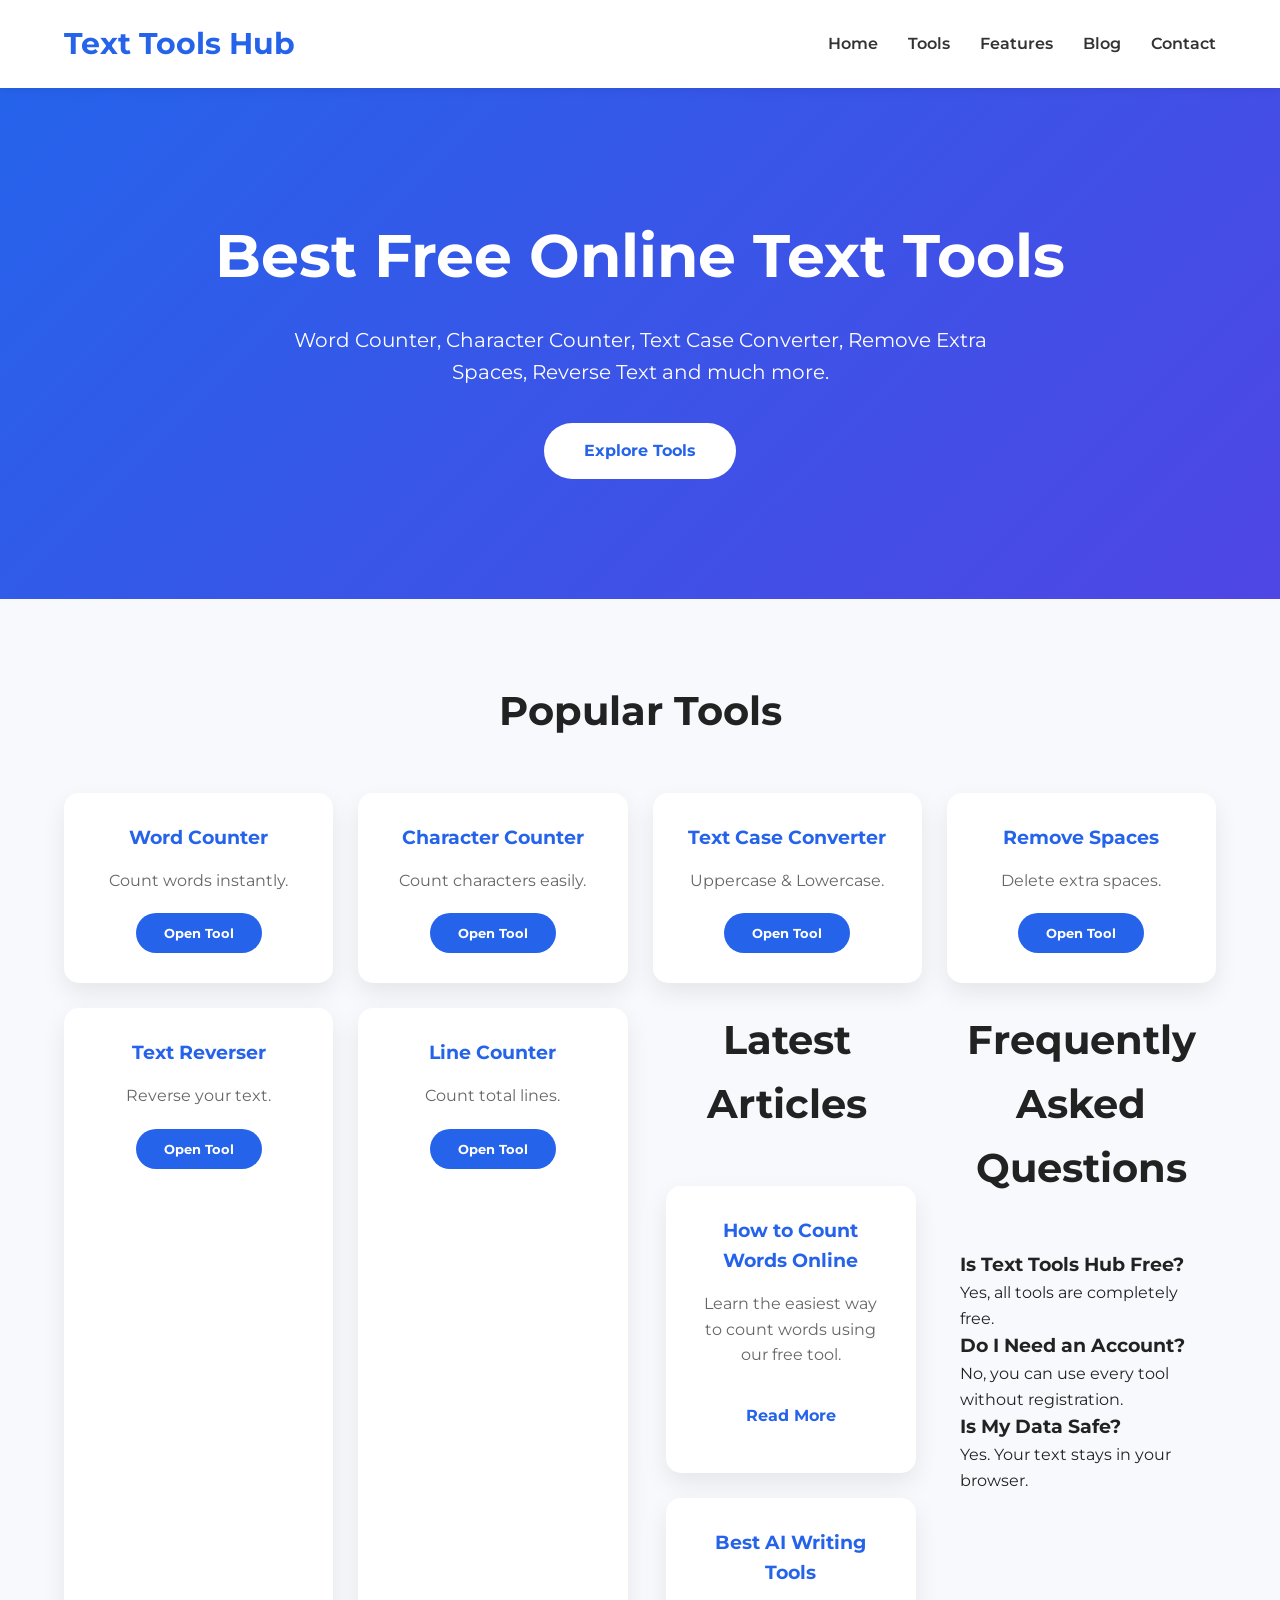
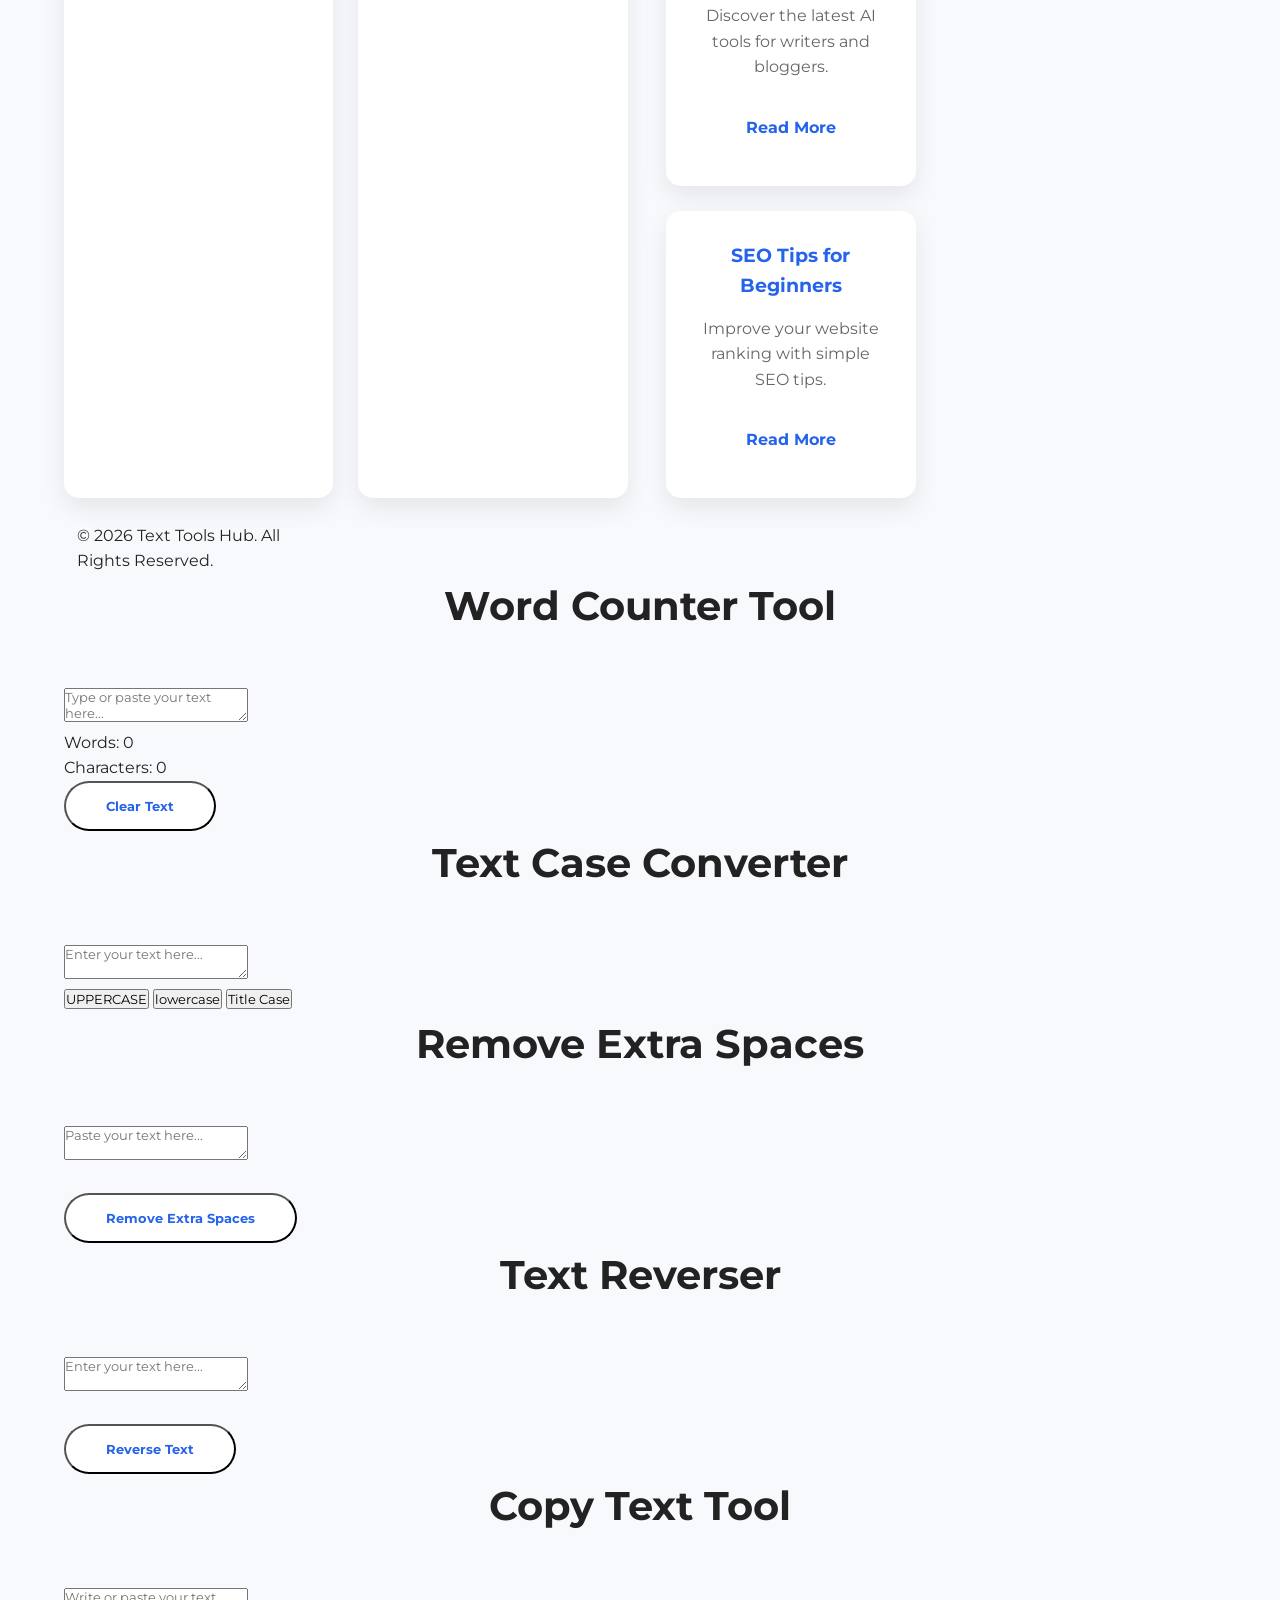
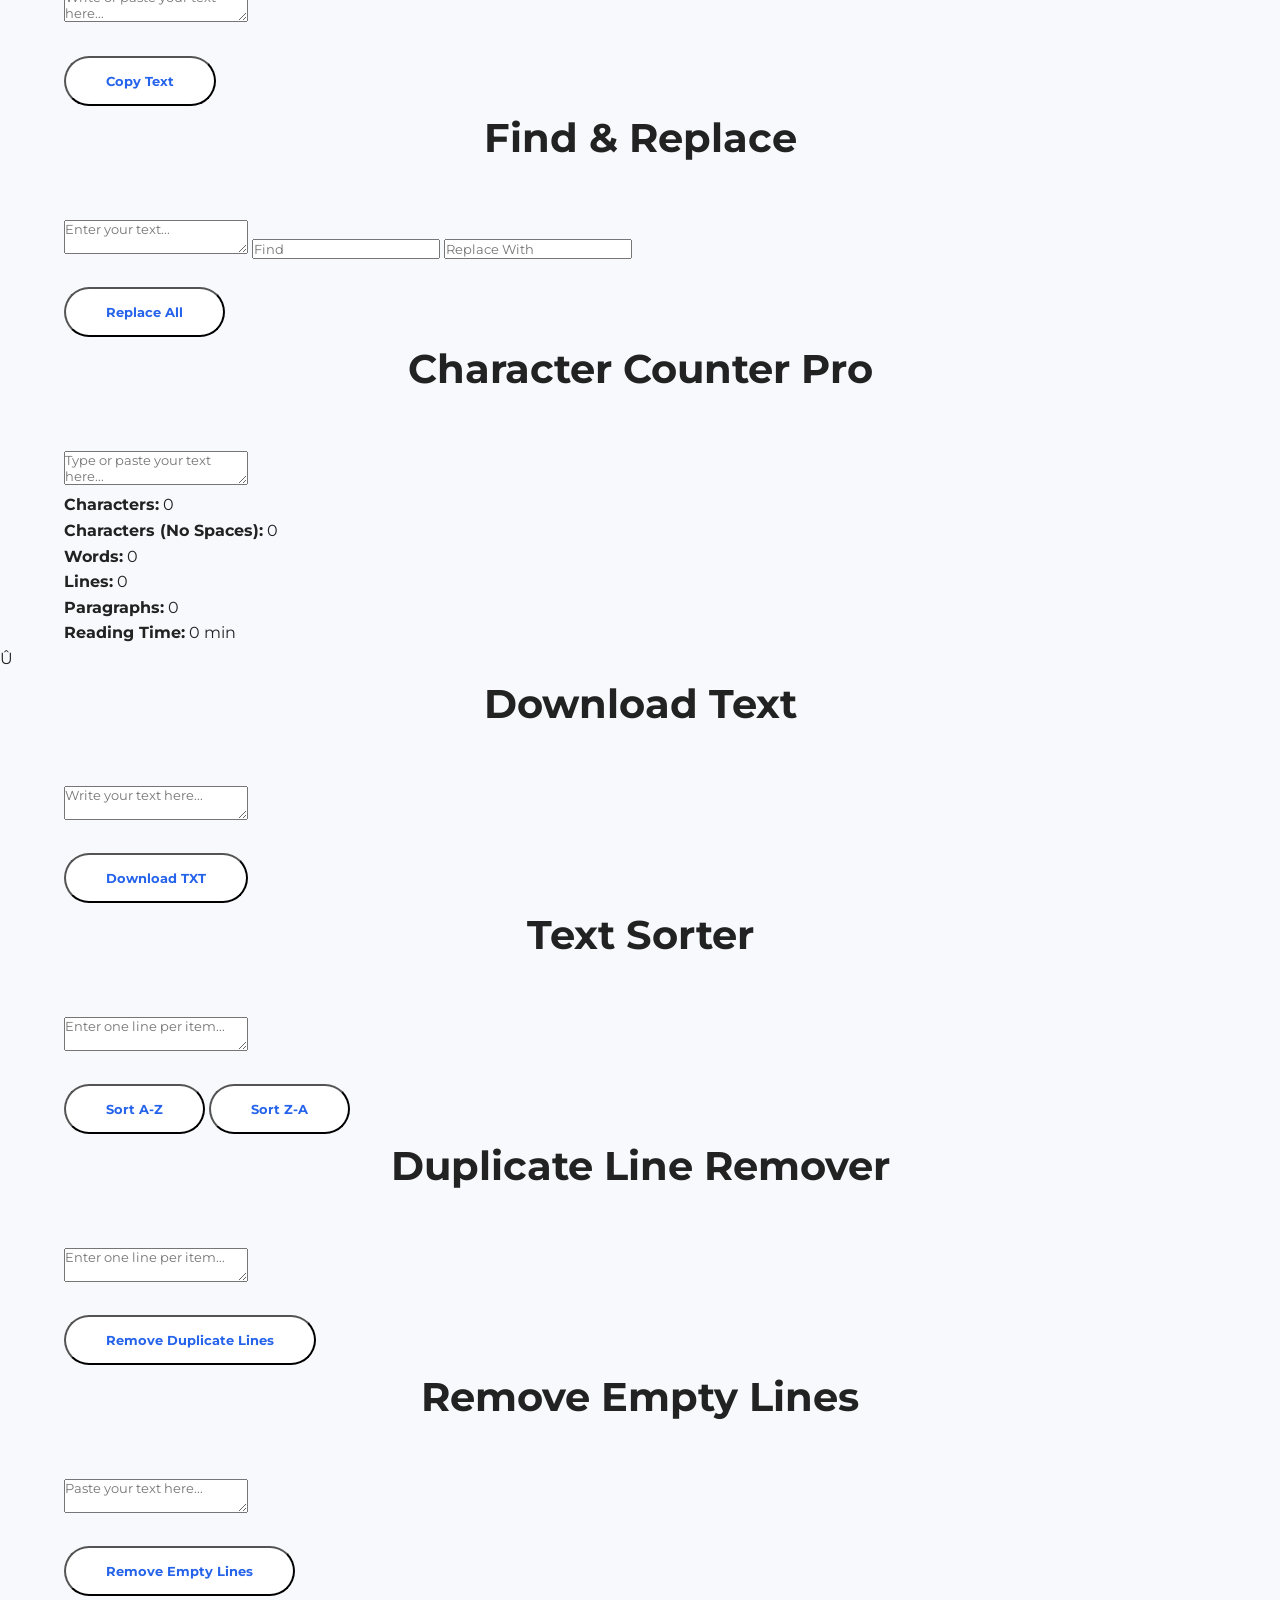
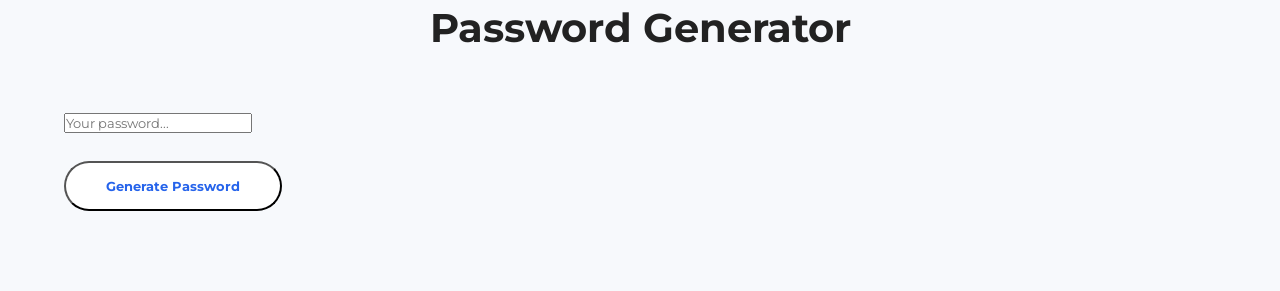
<file: index.html>
<!DOCTYPE html>
<html lang="en">

<head>
<meta charset="UTF-8">
<meta name="viewport" content="width=device-width, initial-scale=1.0">

<title>Text Tools Hub</title>

<link rel="stylesheet" href="style.css">
</head>

<body>

<!-- Header -->

<header>

<div class="container">

<div class="logo">
<h2>Text Tools Hub</h2>
</div>

<nav>

<ul>

<li><a href="#">Home</a></li>
<li><a href="#">Tools</a></li>
<li><a href="#">Features</a></li>
<li><a href="#">Blog</a></li>
<li><a href="#">Contact</a></li>

</ul>

</nav>

</div>

</header>

<!-- Hero -->

<section class="hero">

<div class="hero-content">

<h1>Best Free Online Text Tools</h1>

<p>

Word Counter, Character Counter, Text Case Converter,
Remove Extra Spaces, Reverse Text and much more.

</p>

<a href="#" class="btn">Explore Tools</a>

</div>

</section>

<!-- Tools -->

<section class="tools">

<div class="container">

<h2 class="section-title">
Popular Tools
</h2>

<div class="tools-grid">

<div class="tool-card">
<h3>Word Counter</h3>
<p>Count words instantly.</p>
<button>Open Tool</button>
</div>

<div class="tool-card">
<h3>Character Counter</h3>
<p>Count characters easily.</p>
<button>Open Tool</button>
</div>

<div class="tool-card">
<h3>Text Case Converter</h3>
<p>Uppercase & Lowercase.</p>
<button>Open Tool</button>
</div>

<div class="tool-card">
<h3>Remove Spaces</h3>
<p>Delete extra spaces.</p>
<button>Open Tool</button>
</div>

<div class="tool-card">
<h3>Text Reverser</h3>
<p>Reverse your text.</p>
<button>Open Tool</button>
</div>

<div class="tool-card">
<h3>Line Counter</h3>
<p>Count total lines.</p>
<button>Open Tool</button>
</div>
<!-- Blog Section -->

<section class="blog">

<div class="container">

<h2 class="section-title">Latest Articles</h2>

<div class="tools-grid">

<div class="tool-card">
<h3>How to Count Words Online</h3>
<p>Learn the easiest way to count words using our free tool.</p>
<a href="#" class="btn">Read More</a>
</div>

<div class="tool-card">
<h3>Best AI Writing Tools</h3>
<p>Discover the latest AI tools for writers and bloggers.</p>
<a href="#" class="btn">Read More</a>
</div>

<div class="tool-card">
<h3>SEO Tips for Beginners</h3>
<p>Improve your website ranking with simple SEO tips.</p>
<a href="#" class="btn">Read More</a>
</div>

</div>

</div>

</section>

<!-- FAQ -->

<section class="faq">

<div class="container">

<h2 class="section-title">Frequently Asked Questions</h2>

<div class="feature-box">
<h3>Is Text Tools Hub Free?</h3>
<p>Yes, all tools are completely free.</p>
</div>

<div class="feature-box">
<h3>Do I Need an Account?</h3>
<p>No, you can use every tool without registration.</p>
</div>

<div class="feature-box">
<h3>Is My Data Safe?</h3>
<p>Yes. Your text stays in your browser.</p>
</div>

</div>

</section>

<!-- Footer -->

<footer>

<div class="container">

<p>© 2026 Text Tools Hub. All Rights Reserved.</p>

</div>

</footer>
</div>

</div>
<section class="word-counter">

<div class="container">

<h2 class="section-title">Word Counter Tool</h2>

<textarea id="textInput" placeholder="Type or paste your text here..."></textarea>

<div class="result-box">

<p>Words: <span id="wordCount">0</span></p>

<p>Characters: <span id="charCount">0</span></p>

</div>

<button id="clearBtn" class="btn">Clear Text</button>

</div>

</section>
<section class="case-converter">

<div class="container">

<h2 class="section-title">Text Case Converter</h2>

<textarea id="caseInput" placeholder="Enter your text here..."></textarea>

<div class="case-buttons">

<button id="upperBtn">UPPERCASE</button>

<button id="lowerBtn">lowercase</button>

<button id="titleBtn">Title Case</button>

</div>

</div>

</section>
<section class="space-remover">

<div class="container">

<h2 class="section-title">Remove Extra Spaces</h2>

<textarea id="spaceInput" placeholder="Paste your text here..."></textarea>

<br><br>

<button id="spaceBtn" class="btn">Remove Extra Spaces</button>

</div>

</section>
<section class="text-reverser">

<div class="container">

<h2 class="section-title">Text Reverser</h2>

<textarea id="reverseInput" placeholder="Enter your text here..."></textarea>

<br><br>

<button id="reverseBtn" class="btn">Reverse Text</button>

</div>

</section>
<section class="copy-tool">

<div class="container">

<h2 class="section-title">Copy Text Tool</h2>

<textarea id="copyInput" placeholder="Write or paste your text here..."></textarea>

<br><br>

<button id="copyBtn" class="btn">Copy Text</button>

<p id="copyMessage"></p>

</div>

</section>
<section class="find-replace">

<div class="container">

<h2 class="section-title">Find & Replace</h2>

<textarea id="findText" placeholder="Enter your text..."></textarea>

<input type="text" id="findWord" placeholder="Find">

<input type="text" id="replaceWord" placeholder="Replace With">

<br><br>

<button id="replaceBtn" class="btn">Replace All</button>

</div>

</section>
<section class="character-counter">

<div class="container">

<h2 class="section-title">Character Counter Pro</h2>

<textarea id="characterInput" placeholder="Type or paste your text here..."></textarea>

<div class="counter-box">

<p><strong>Characters:</strong> <span id="totalCharacters">0</span></p>

<p><strong>Characters (No Spaces):</strong> <span id="charactersNoSpace">0</span></p>

<p><strong>Words:</strong> <span id="totalWords">0</span></p>

<p><strong>Lines:</strong> <span id="totalLines">0</span></p>

<p><strong>Paragraphs:</strong> <span id="totalParagraphs">0</span></p>

<p><strong>Reading Time:</strong> <span id="readingTime">0 min</span></p>

</div>

</div>

</section>
Û<section class="download-tool">

<div class="container">

<h2 class="section-title">Download Text</h2>

<textarea id="downloadText" placeholder="Write your text here..."></textarea>

<br><br>

<button id="downloadBtn" class="btn">
Download TXT
</button>

</div>

</section>
<section class="text-sorter">

<div class="container">

<h2 class="section-title">Text Sorter</h2>

<textarea id="sortInput" placeholder="Enter one line per item..."></textarea>

<br><br>

<button id="sortAZ" class="btn">Sort A-Z</button>

<button id="sortZA" class="btn">Sort Z-A</button>

</div>

</section>
<section class="duplicate-remover">

<div class="container">

<h2 class="section-title">Duplicate Line Remover</h2>

<textarea id="duplicateInput" placeholder="Enter one line per item..."></textarea>

<br><br>

<button id="duplicateBtn" class="btn">
Remove Duplicate Lines
</button>

</div>

</section>
<section class="empty-line-remover">

<div class="container">

<h2 class="section-title">Remove Empty Lines</h2>

<textarea id="emptyInput" placeholder="Paste your text here..."></textarea>

<br><br>

<button id="emptyBtn" class="btn">
Remove Empty Lines
</button>

</div>

</section>
<section class="password-generator">

<div class="container">

<h2 class="section-title">Password Generator</h2>

<input type="text" id="passwordOutput" placeholder="Your password..." readonly>

<br><br>

<button id="generatePassword" class="btn">
Generate Password
</button>

</div>

</section>
</section>

<script src="script.js"></script>

</body>

</html>
</file>
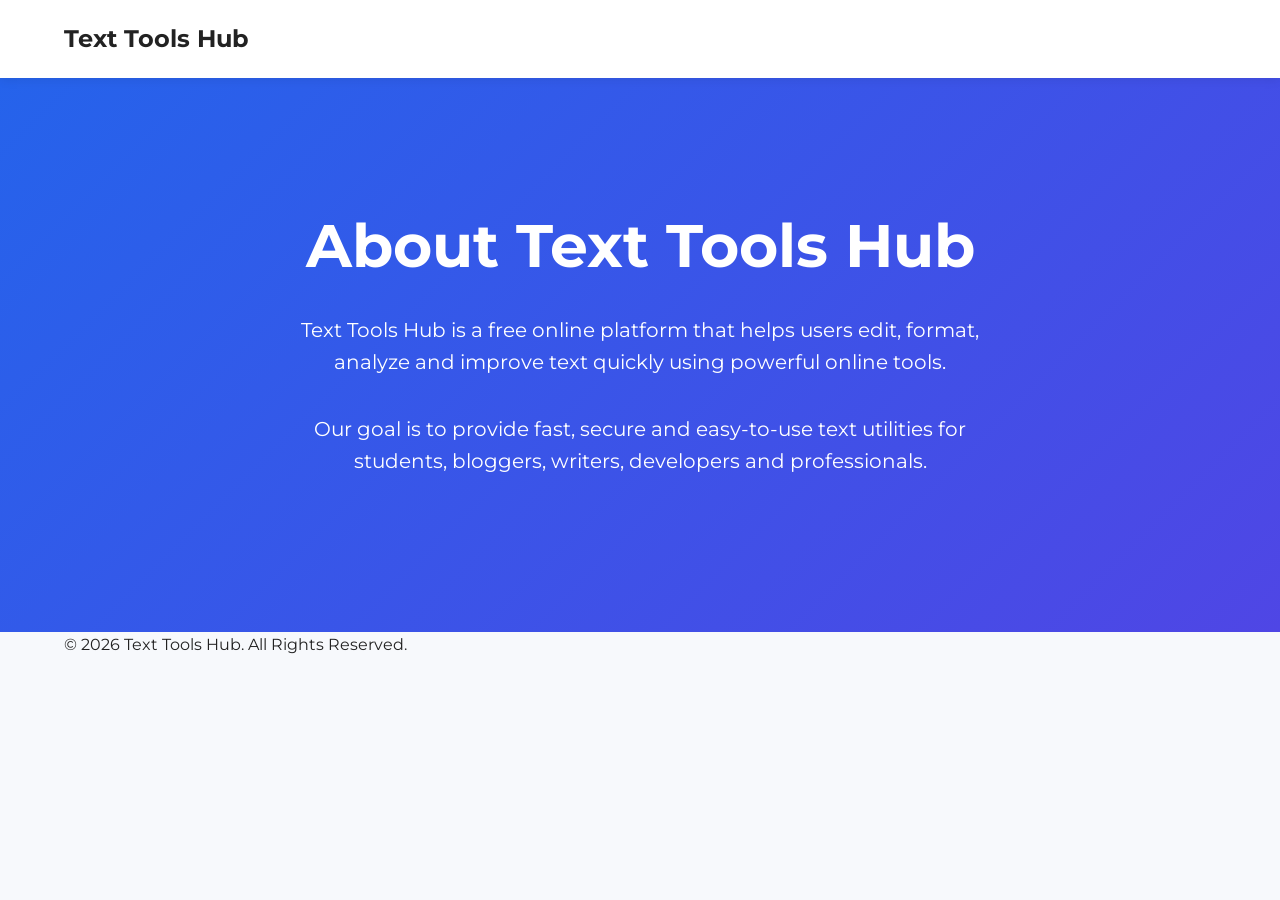
<file: about.html>
<!DOCTYPE html>
<html lang="en">
<head>
<meta charset="UTF-8">
<meta name="viewport" content="width=device-width, initial-scale=1.0">
<title>About Us | Text Tools Hub</title>
<link rel="stylesheet" href="style.css">
</head>

<body>

<header>
<div class="container">
<h2>Text Tools Hub</h2>
</div>
</header>

<section class="hero">

<div class="hero-content">

<h1>About Text Tools Hub</h1>

<p>

Text Tools Hub is a free online platform that helps users edit, format, analyze and improve text quickly using powerful online tools.

</p>

<p>

Our goal is to provide fast, secure and easy-to-use text utilities for students, bloggers, writers, developers and professionals.

</p>

</div>

</section>

<footer>

<div class="container">

<p>© 2026 Text Tools Hub. All Rights Reserved.</p>

</div>

</footer>

</body>

</html>
</file>
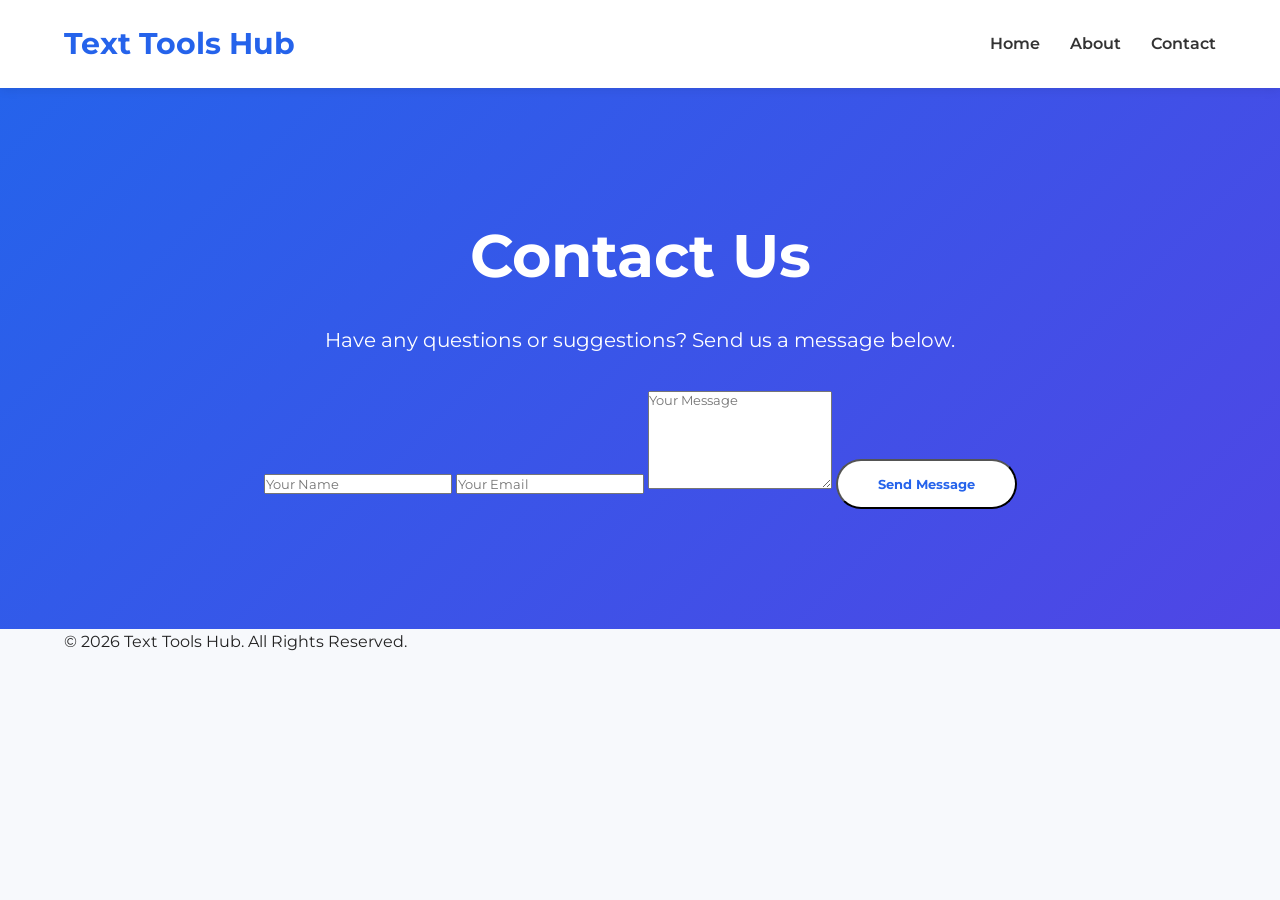
<file: contact.html>
<!DOCTYPE html>
<html lang="en">
<head>
<meta charset="UTF-8">
<meta name="viewport" content="width=device-width, initial-scale=1.0">
<title>Contact - Text Tools Hub</title>
<link rel="stylesheet" href="style.css">
</head>

<body>

<header>
<div class="container">

<div class="logo">
<h2>Text Tools Hub</h2>
</div>

<nav>
<ul>
<li><a href="index.html">Home</a></li>
<li><a href="about.html">About</a></li>
<li><a href="contact.html">Contact</a></li>
</ul>
</nav>

</div>
</header>

<section class="hero">
<div class="hero-content">

<h1>Contact Us</h1>

<p>Have any questions or suggestions? Send us a message below.</p>

<form class="contact-form">

<input type="text" placeholder="Your Name" required>

<input type="email" placeholder="Your Email" required>

<textarea rows="6" placeholder="Your Message"></textarea>

<button class="btn">Send Message</button>

</form>

</div>
</section>

<footer>
<div class="container">
<p>© 2026 Text Tools Hub. All Rights Reserved.</p>
</div>
</footer>

</body>
</html>
</file>
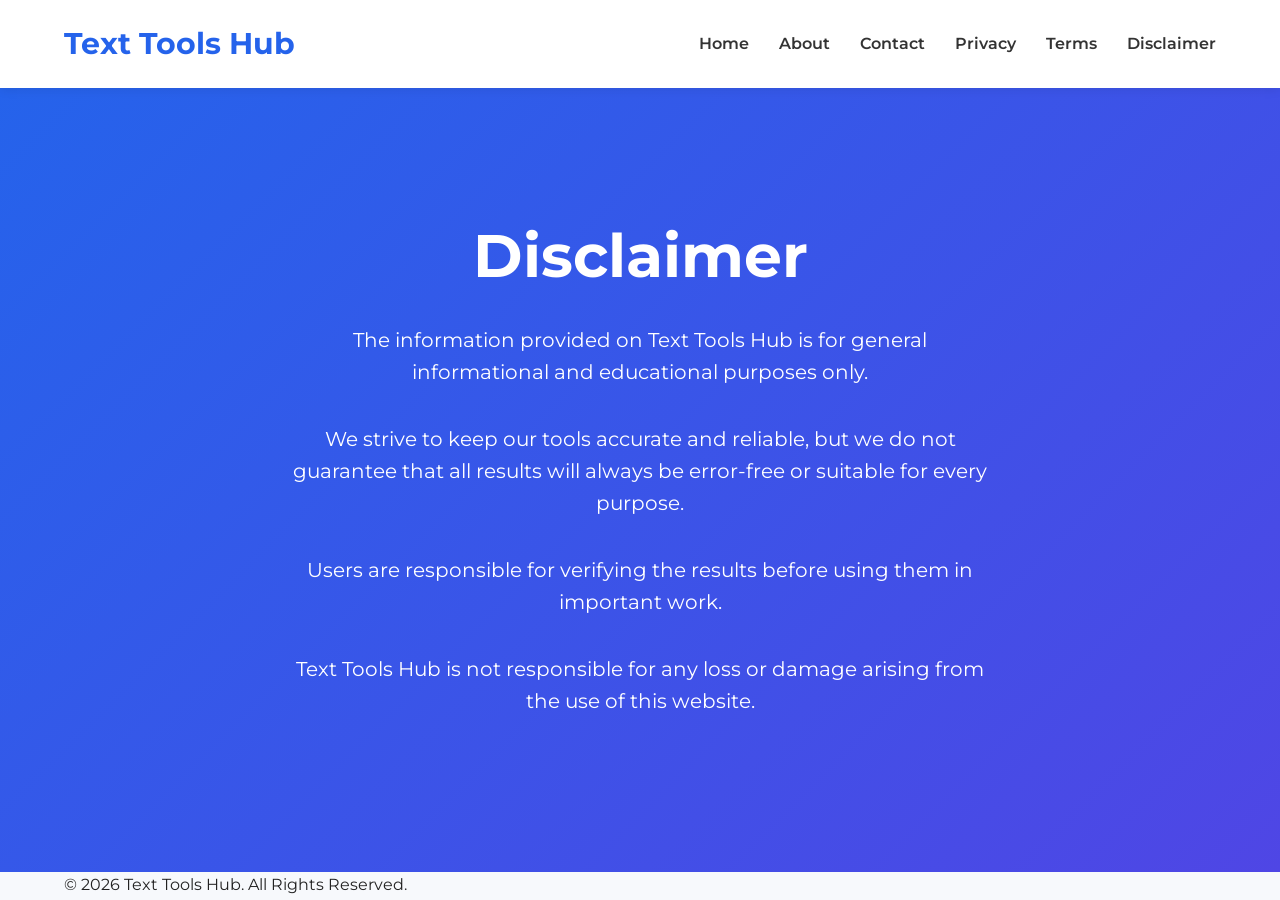
<file: disclaimer.html>
<!DOCTYPE html>
<html lang="en">
<head>
<meta charset="UTF-8">
<meta name="viewport" content="width=device-width, initial-scale=1.0">
<title>Disclaimer | Text Tools Hub</title>

<link rel="stylesheet" href="style.css">
</head>

<body>

<header>
<div class="container">

<div class="logo">
<h2>Text Tools Hub</h2>
</div>

<nav>
<ul>
<li><a href="index.html">Home</a></li>
<li><a href="about.html">About</a></li>
<li><a href="contact.html">Contact</a></li>
<li><a href="privacy.html">Privacy</a></li>
<li><a href="terms.html">Terms</a></li>
<li><a href="disclaimer.html">Disclaimer</a></li>
</ul>
</nav>

</div>
</header>

<section class="hero">

<div class="hero-content">

<h1>Disclaimer</h1>

<p>
The information provided on Text Tools Hub is for general informational and educational purposes only.
</p>

<p>
We strive to keep our tools accurate and reliable, but we do not guarantee that all results will always be error-free or suitable for every purpose.
</p>

<p>
Users are responsible for verifying the results before using them in important work.
</p>

<p>
Text Tools Hub is not responsible for any loss or damage arising from the use of this website.
</p>

</div>

</section>

<footer>

<div class="container">

<p>© 2026 Text Tools Hub. All Rights Reserved.</p>

</div>

</footer>

</body>
</html>
</file>
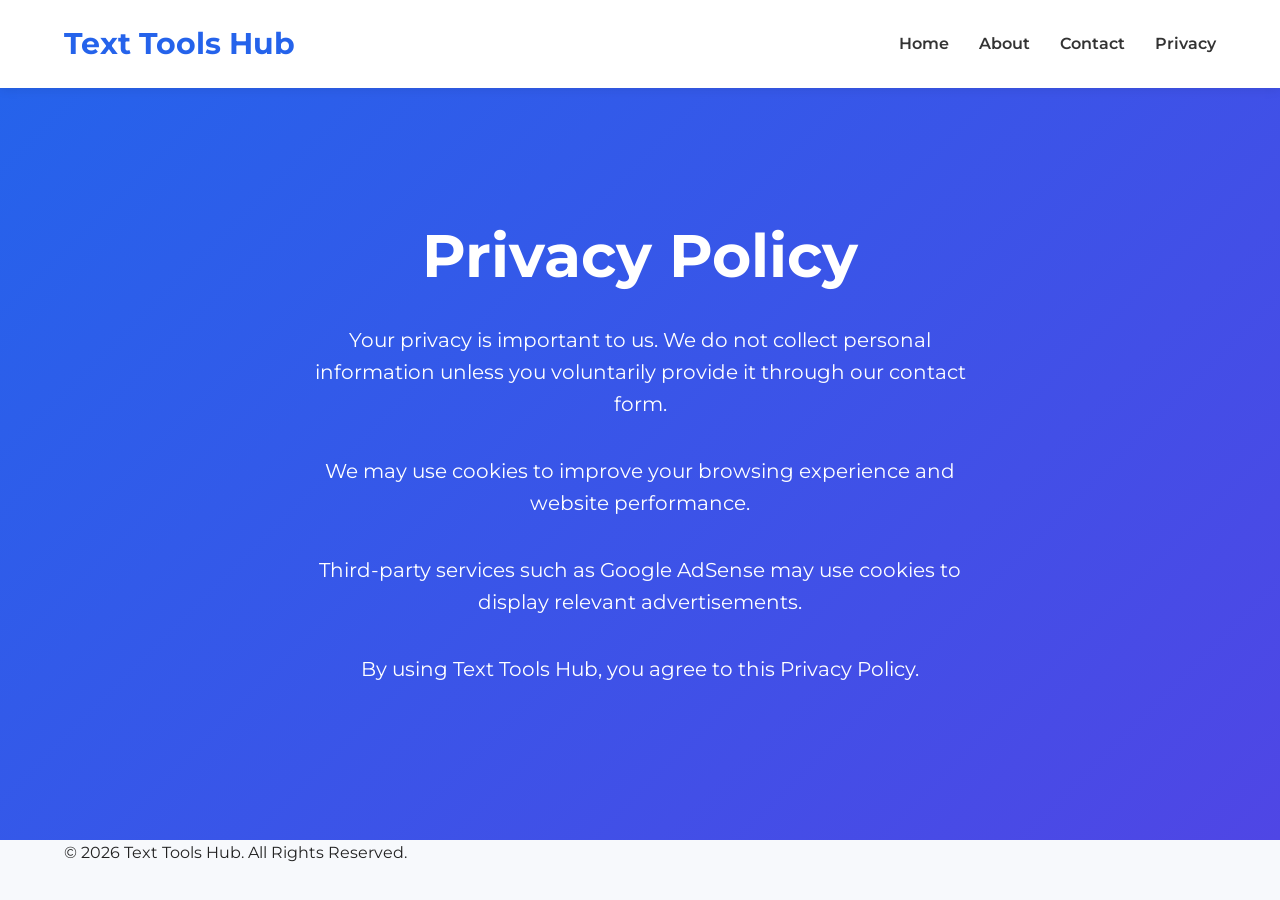
<file: privacy.html>
<!DOCTYPE html>
<html lang="en">
<head>
<meta charset="UTF-8">
<meta name="viewport" content="width=device-width, initial-scale=1.0">
<title>Privacy Policy | Text Tools Hub</title>

<link rel="stylesheet" href="style.css">
</head>

<body>

<header>
<div class="container">

<div class="logo">
<h2>Text Tools Hub</h2>
</div>

<nav>
<ul>
<li><a href="index.html">Home</a></li>
<li><a href="about.html">About</a></li>
<li><a href="contact.html">Contact</a></li>
<li><a href="privacy.html">Privacy</a></li>
</ul>
</nav>

</div>
</header>

<section class="hero">

<div class="hero-content">

<h1>Privacy Policy</h1>

<p>
Your privacy is important to us. We do not collect personal information unless you voluntarily provide it through our contact form.
</p>

<p>
We may use cookies to improve your browsing experience and website performance.
</p>

<p>
Third-party services such as Google AdSense may use cookies to display relevant advertisements.
</p>

<p>
By using Text Tools Hub, you agree to this Privacy Policy.
</p>

</div>

</section>

<footer>

<div class="container">
<p>© 2026 Text Tools Hub. All Rights Reserved.</p>
</div>

</footer>

</body>
</html>
</file>
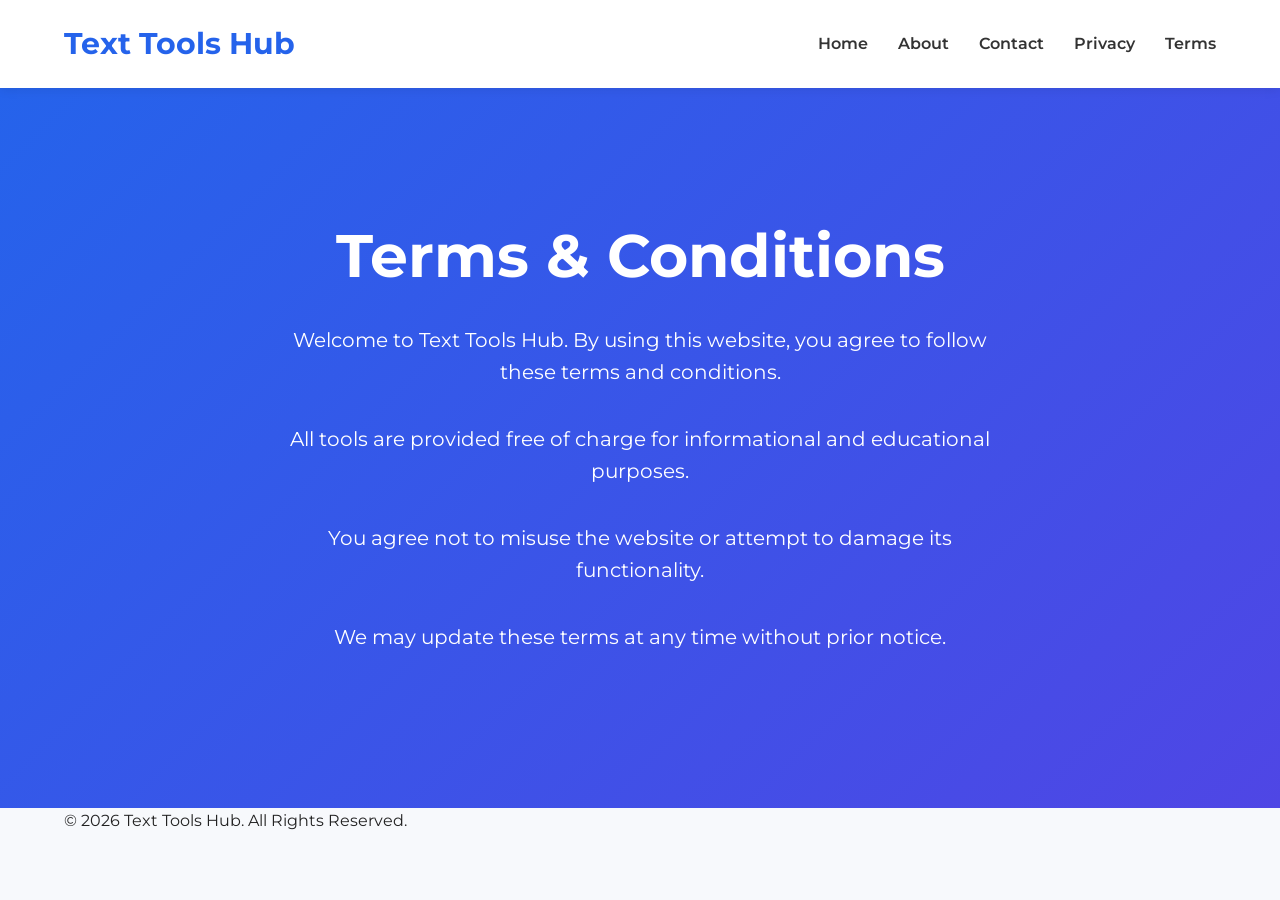
<file: terms.html>
<!DOCTYPE html>
<html lang="en">
<head>
<meta charset="UTF-8">
<meta name="viewport" content="width=device-width, initial-scale=1.0">
<title>Terms & Conditions | Text Tools Hub</title>

<link rel="stylesheet" href="style.css">
</head>

<body>

<header>
<div class="container">

<div class="logo">
<h2>Text Tools Hub</h2>
</div>

<nav>
<ul>
<li><a href="index.html">Home</a></li>
<li><a href="about.html">About</a></li>
<li><a href="contact.html">Contact</a></li>
<li><a href="privacy.html">Privacy</a></li>
<li><a href="terms.html">Terms</a></li>
</ul>
</nav>

</div>
</header>

<section class="hero">

<div class="hero-content">

<h1>Terms & Conditions</h1>

<p>
Welcome to Text Tools Hub. By using this website, you agree to follow these terms and conditions.
</p>

<p>
All tools are provided free of charge for informational and educational purposes.
</p>

<p>
You agree not to misuse the website or attempt to damage its functionality.
</p>

<p>
We may update these terms at any time without prior notice.
</p>

</div>

</section>

<footer>

<div class="container">

<p>© 2026 Text Tools Hub. All Rights Reserved.</p>

</div>

</footer>

</body>
</html>
</file>
<file: style.css>
/* Google Font */
@import url('https://fonts.googleapis.com/css2?family=Montserrat:wght@300;400;500;600;700&display=swap');

*{
margin:0;
padding:0;
box-sizing:border-box;
font-family:'Montserrat',sans-serif;
}

body{
background:#f7f9fc;
color:#222;
line-height:1.6;
}

.container{
width:90%;
max-width:1200px;
margin:auto;
}

/* Header */

header{
background:#fff;
padding:20px 0;
box-shadow:0 2px 10px rgba(0,0,0,.08);
position:sticky;
top:0;
z-index:999;
}

header .container{
display:flex;
justify-content:space-between;
align-items:center;
}

.logo h2{
color:#2563eb;
font-size:30px;
}

nav ul{
display:flex;
list-style:none;
}

nav li{
margin-left:30px;
}

nav a{
text-decoration:none;
color:#333;
font-weight:600;
transition:.3s;
}

nav a:hover{
color:#2563eb;
}

/* Hero */

.hero{
padding:120px 20px;
background:linear-gradient(135deg,#2563eb,#4f46e5);
text-align:center;
color:white;
}

.hero h1{
font-size:60px;
margin-bottom:20px;
}

.hero p{
max-width:700px;
margin:auto;
font-size:20px;
margin-bottom:35px;
}

.btn{
display:inline-block;
padding:15px 40px;
background:#fff;
color:#2563eb;
text-decoration:none;
border-radius:50px;
font-weight:bold;
transition:.3s;
}

.btn:hover{
background:#111827;
color:#fff;
}

/* Tools */

.tools{
padding:80px 0;
}

.section-title{
text-align:center;
font-size:40px;
margin-bottom:50px;
color:#222;
}

.tools-grid{
display:grid;
grid-template-columns:repeat(auto-fit,minmax(250px,1fr));
gap:25px;
}

.tool-card{
background:#fff;
padding:30px;
border-radius:15px;
text-align:center;
box-shadow:0 10px 25px rgba(0,0,0,.08);
transition:.3s;
}

.tool-card:hover{
transform:translateY(-8px);
}

.tool-card h3{
color:#2563eb;
margin-bottom:15px;
}

.tool-card p{
margin-bottom:20px;
color:#666;
}

.tool-card button{
padding:12px 28px;
border:none;
background:#2563eb;
color:white;
border-radius:40px;
cursor:pointer;
font-weight:bold;
transition:.3s;
}

.tool-card button:hover{
background:#111827;
}

/* Responsive */

@media(max-width:768px){

header .container{
flex-direction:column;
}

nav ul{
flex-wrap:wrap;
justify-content:center;
margin-top:15px;
}

nav li{
margin:10px;
}

.hero h1{
font-size:38px;
}

.hero p{
font-size:17px;
}

.section-title{
font-size:32px;
}
/* ===========================
   TOOLS SECTION
=========================== */

.tools{
    padding:80px 0;
    background:#f8f9fc;
}

.section-title{
    text-align:center;
    font-size:36px;
    margin-bottom:40px;
    color:#222;
}

.tools-grid{
    display:grid;
    grid-template-columns:repeat(auto-fit,minmax(250px,1fr));
    gap:25px;
}

.tool-card{
    background:#fff;
    padding:30px;
    border-radius:12px;
    text-align:center;
    box-shadow:0 8px 20px rgba(0,0,0,.08);
    transition:.3s;
}

.tool-card:hover{
    transform:translateY(-8px);
}

.tool-card h3{
    margin-bottom:15px;
    color:#2563eb;
}

.tool-card p{
    color:#666;
    margin-bottom:20px;
}

/* ===========================
   FEATURES
=========================== */

.features{
    padding:80px 0;
    background:#fff;
}

.feature-box{
    background:#f4f6fb;
    padding:25px;
    border-radius:12px;
    margin-bottom:20px;
}

.feature-box h3{
    color:#2563eb;
    margin-bottom:10px;
}

.feature-box p{
    color:#555;
}

/* ===========================
   BLOG
=========================== */

.blog{
    padding:80px 0;
    background:#eef5ff;
}

/* ===========================
   FAQ
=========================== */

.faq{
    padding:80px 0;
    background:#fff;
}

/* ===========================
   FOOTER
=========================== */

footer{
    background:#111827;
    color:#fff;
    text-align:center;
    padding:25px;
}

footer p{
    margin:0;
}
/* ===========================
   RESPONSIVE DESIGN
=========================== */

@media (max-width:768px){

header .container{
    flex-direction:column;
    text-align:center;
}

nav ul{
    flex-direction:column;
    gap:15px;
    margin-top:20px;
}

.hero{
    padding:80px 20px;
}

.hero h1{
    font-size:36px;
}

.hero p{
    font-size:16px;
}

.section-title{
    font-size:28px;
}

.tools-grid{
    grid-template-columns:1fr;
}

.tool-card{
    padding:25px;
}

.feature-box{
    padding:20px;
}

.btn{
    display:inline-block;
    padding:12px 30px;
}

}

/* ===========================
   SCROLL SMOOTH
=========================== */

html{
    scroll-behavior:smooth;
}

/* ===========================
   SELECTION COLOR
=========================== */

::selection{
    background:#2563eb;
    color:#fff;
}

/* ===========================
   IMAGE STYLE
=========================== */

img{
    max-width:100%;
    display:block;
}

/* ===========================
   LINK EFFECT
=========================== */

a{
    transition:.3s;
}

a:hover{
    opacity:.9;
}
.word-counter{
padding:80px 20px;
background:#ffffff;
}

.word-counter textarea{
width:100%;
height:220px;
padding:20px;
font-size:18px;
border:2px solid #2563eb;
border-radius:10px;
resize:vertical;
margin-top:20px;
}

.result-box{
display:flex;
justify-content:space-around;
margin:25px 0;
font-size:20px;
font-weight:bold;
}

#clearBtn{
margin:auto;
display:block;
}
.case-converter{
padding:80px 20px;
background:#f8f9fc;
}

.case-converter textarea{
width:100%;
height:180px;
padding:15px;
font-size:18px;
border:2px solid #2563eb;
border-radius:10px;
margin-bottom:20px;
}

.case-buttons{
display:flex;
gap:15px;
justify-content:center;
flex-wrap:wrap;
}

.case-buttons button{
padding:12px 25px;
background:#2563eb;
color:#fff;
border:none;
border-radius:8px;
cursor:pointer;
font-weight:bold;
}

.case-buttons button:hover{
background:#1d4ed8;
}
.space-remover{
padding:80px 20px;
background:#ffffff;
}

.space-remover textarea{
width:100%;
height:180px;
padding:15px;
font-size:18px;
border:2px solid #2563eb;
border-radius:10px;
margin-bottom:20px;
}
.text-reverser{
padding:80px 20px;
background:#eef5ff;
}

.text-reverser textarea{
width:100%;
height:180px;
padding:15px;
font-size:18px;
border:2px solid #2563eb;
border-radius:10px;
margin-bottom:20px;
}
/* Copy Tool */

.copy-tool{
padding:80px 20px;
background:#ffffff;
}

.copy-tool textarea{
width:100%;
height:180px;
padding:15px;
font-size:18px;
border:2px solid #2563eb;
border-radius:10px;
margin-bottom:20px;
}

#copyMessage{
margin-top:20px;
font-weight:bold;
color:green;
text-align:center;
}
// ======================
// Copy Text Tool
// ======================

const copyInput = document.getElementById("copyInput");
const copyBtn = document.getElementById("copyBtn");
const copyMessage = document.getElementById("copyMessage");

if(copyBtn){

copyBtn.addEventListener("click",()=>{

navigator.clipboard.writeText(copyInput.value);

copyMessage.innerHTML="✅ Text Copied Successfully!";

setTimeout(()=>{

copyMessage.innerHTML="";

},3000);

});

}
.find-replace{
padding:80px 20px;
background:#eef5ff;
}

.find-replace textarea{
width:100%;
height:180px;
padding:15px;
border:2px solid #2563eb;
border-radius:10px;
margin-bottom:20px;
font-size:18px;
}

.find-replace input{
width:100%;
padding:12px;
margin:10px 0;
border:2px solid #2563eb;
border-radius:8px;
font-size:16px;
}
.character-counter{
padding:80px 20px;
background:#ffffff;
}

.character-counter textarea{
width:100%;
height:220px;
padding:15px;
font-size:18px;
border:2px solid #2563eb;
border-radius:10px;
margin-bottom:20px;
}

.counter-box{
display:grid;
grid-template-columns:repeat(auto-fit,minmax(220px,1fr));
gap:15px;
}

.counter-box p{
background:#f4f7ff;
padding:15px;
border-radius:10px;
font-weight:600;
}
.download-tool{
padding:80px 20px;
background:#eef5ff;
}

.download-tool textarea{
width:100%;
height:200px;
padding:15px;
font-size:18px;
border:2px solid #2563eb;
border-radius:10px;
margin-bottom:20px;
}
.text-sorter{
padding:80px 20px;
background:#ffffff;
}

.text-sorter textarea{
width:100%;
height:200px;
padding:15px;
font-size:18px;
border:2px solid #2563eb;
border-radius:10px;
margin-bottom:20px;
}
/* Duplicate Line Remover */

.duplicate-remover{
padding:80px 20px;
background:#eef5ff;
}

.duplicate-remover textarea{
width:100%;
height:200px;
padding:15px;
font-size:18px;
border:2px solid #2563eb;
border-radius:10px;
margin-bottom:20px;
}
/* Remove Empty Lines */

.empty-line-remover{
padding:80px 20px;
background:#ffffff;
}

.empty-line-remover textarea{
width:100%;
height:200px;
padding:15px;
font-size:18px;
border:2px solid #2563eb;
border-radius:10px;
margin-bottom:20px;
}
/* Password Generator */

.password-generator{
padding:80px 20px;
background:#eef5ff;
}

.password-generator input{
width:100%;
padding:15px;
font-size:18px;
border:2px solid #2563eb;
border-radius:10px;
text-align:center;
}
}
</file>
